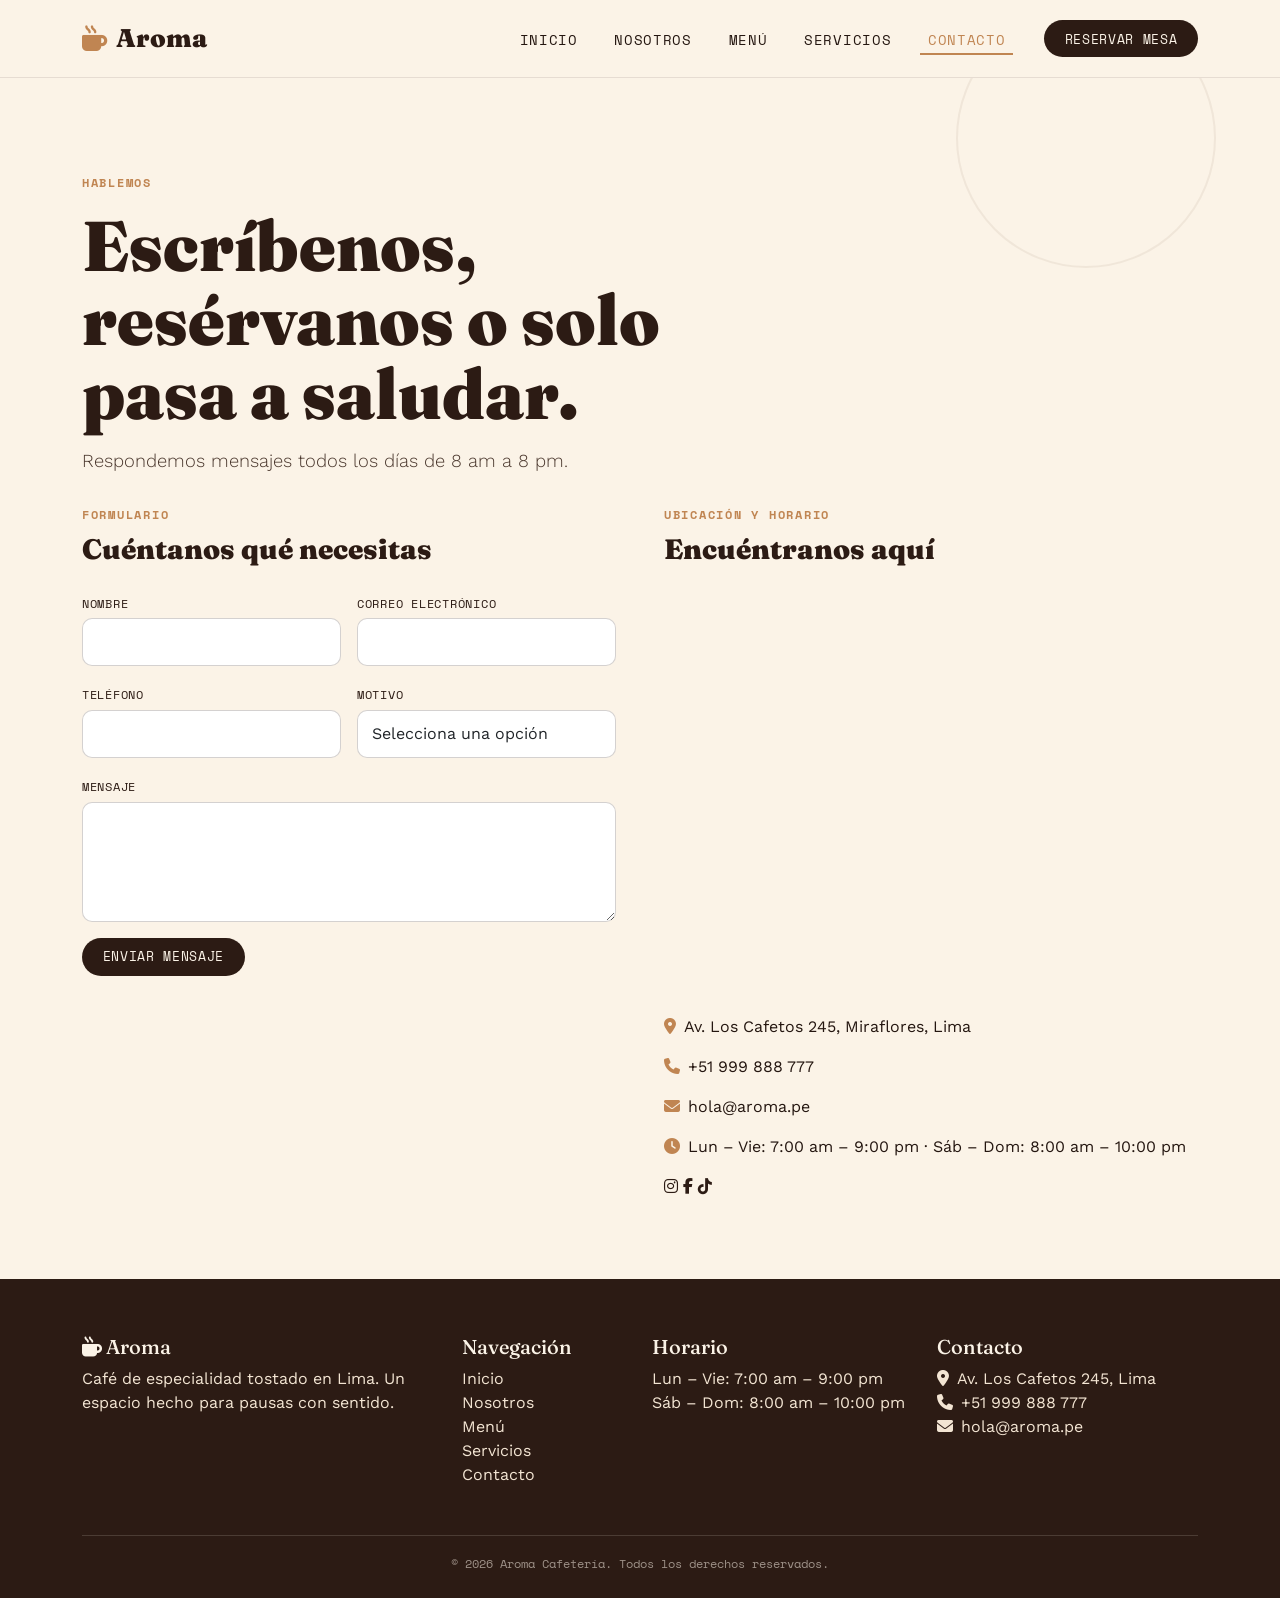
<file: contacto.html>
<!DOCTYPE html>
<html lang="es">
<head>
<meta charset="UTF-8">
<meta name="viewport" content="width=device-width, initial-scale=1.0">
<title>Contacto — Aroma Cafetería</title>
<meta name="description" content="Escríbenos, revisa nuestra ubicación y horarios, o resérvanos una mesa en Aroma.">

<link rel="preconnect" href="https://fonts.googleapis.com">
<link href="https://fonts.googleapis.com/css2?family=Fraunces:opsz,wght@9..144,400;9..144,600;9..144,900&family=Work+Sans:wght@400;500;600;700&family=Space+Mono:wght@400;700&display=swap" rel="stylesheet">

<link href="https://cdn.jsdelivr.net/npm/bootstrap@5.3.3/dist/css/bootstrap.min.css" rel="stylesheet">
<link rel="stylesheet" href="https://cdnjs.cloudflare.com/ajax/libs/font-awesome/6.5.1/css/all.min.css">
<link href="https://cdn.jsdelivr.net/npm/aos@2.3.1/dist/aos.css" rel="stylesheet">

<link rel="stylesheet" href="css/style.css">
</head>
<body>

<nav class="navbar navbar-expand-lg navbar-aroma sticky-top">
  <div class="container">
    <a class="navbar-brand" href="index.html"><i class="fa-solid fa-mug-hot"></i> Aroma</a>
    <button class="navbar-toggler" type="button" data-bs-toggle="collapse" data-bs-target="#navMenu" aria-label="Abrir menú">
      <span class="navbar-toggler-icon"></span>
    </button>
    <div class="collapse navbar-collapse justify-content-end" id="navMenu">
      <ul class="navbar-nav align-items-lg-center gap-lg-2">
        <li class="nav-item"><a class="nav-link" href="index.html">Inicio</a></li>
        <li class="nav-item"><a class="nav-link" href="nosotros.html">Nosotros</a></li>
        <li class="nav-item"><a class="nav-link" href="menu.html">Menú</a></li>
        <li class="nav-item"><a class="nav-link" href="servicios.html">Servicios</a></li>
        <li class="nav-item"><a class="nav-link" href="contacto.html">Contacto</a></li>
        <li class="nav-item ms-lg-3"><a class="btn-aroma" href="contacto.html">Reservar mesa</a></li>
      </ul>
    </div>
  </div>
</nav>

<header class="hero pb-0">
  <div class="coffee-ring" style="width:260px;height:260px;top:-70px;right:5%;"></div>
  <div class="container">
    <div class="row">
      <div class="col-lg-8" data-aos="fade-up">
        <p class="eyebrow mb-3">Hablemos</p>
        <h1 class="mb-3">Escríbenos, resérvanos o solo pasa a saludar.</h1>
        <p class="lead">Respondemos mensajes todos los días de 8 am a 8 pm.</p>
      </div>
    </div>
  </div>
</header>

<section class="pt-3">
  <div class="container">
    <div class="row g-5">
      <div class="col-lg-6" data-aos="fade-right">
        <p class="eyebrow mb-2">Formulario</p>
        <h3 class="mb-4">Cuéntanos qué necesitas</h3>

        <div id="formAlert" class="alert alert-success d-none" role="alert">
          <i class="fa-solid fa-circle-check me-2"></i>¡Gracias! Tu mensaje fue enviado correctamente (formulario de demostración).
        </div>

        <form id="contactForm" class="form-aroma needs-validation" novalidate>
          <div class="row g-3">
            <div class="col-md-6">
              <label for="nombre" class="form-label">Nombre</label>
              <input type="text" class="form-control" id="nombre" required>
              <div class="invalid-feedback">Ingresa tu nombre.</div>
            </div>
            <div class="col-md-6">
              <label for="correo" class="form-label">Correo electrónico</label>
              <input type="email" class="form-control" id="correo" required>
              <div class="invalid-feedback">Ingresa un correo válido.</div>
            </div>
            <div class="col-md-6">
              <label for="telefono" class="form-label">Teléfono</label>
              <input type="tel" class="form-control" id="telefono">
            </div>
            <div class="col-md-6">
              <label for="motivo" class="form-label">Motivo</label>
              <select class="form-select" id="motivo" required>
                <option value="" selected disabled>Selecciona una opción</option>
                <option>Reserva de mesa</option>
                <option>Cotización de evento</option>
                <option>Consulta general</option>
                <option>Trabaja con nosotros</option>
              </select>
              <div class="invalid-feedback">Selecciona un motivo.</div>
            </div>
            <div class="col-12">
              <label for="mensaje" class="form-label">Mensaje</label>
              <textarea class="form-control" id="mensaje" rows="4" required></textarea>
              <div class="invalid-feedback">Cuéntanos brevemente qué necesitas.</div>
            </div>
            <div class="col-12">
              <button type="submit" class="btn-aroma">Enviar mensaje</button>
            </div>
          </div>
        </form>
      </div>

      <div class="col-lg-6" data-aos="fade-left">
        <p class="eyebrow mb-2">Ubicación y horario</p>
        <h3 class="mb-4">Encuéntranos aquí</h3>

        <div class="ratio ratio-4x3 mb-4" style="border-radius:var(--radius);overflow:hidden;">
          <iframe
            src="https://www.google.com/maps?q=Miraflores%20Lima%20Peru&output=embed"
            style="border:0;"
            allowfullscreen=""
            loading="lazy"
            title="Mapa de ubicación de Aroma Cafetería"
            referrerpolicy="no-referrer-when-downgrade">
          </iframe>
        </div>

        <ul class="list-unstyled">
          <li class="mb-3"><i class="fa-solid fa-location-dot me-2" style="color:var(--caramel);"></i>Av. Los Cafetos 245, Miraflores, Lima</li>
          <li class="mb-3"><i class="fa-solid fa-phone me-2" style="color:var(--caramel);"></i>+51 999 888 777</li>
          <li class="mb-3"><i class="fa-solid fa-envelope me-2" style="color:var(--caramel);"></i>hola@aroma.pe</li>
          <li class="mb-3"><i class="fa-solid fa-clock me-2" style="color:var(--caramel);"></i>Lun – Vie: 7:00 am – 9:00 pm · Sáb – Dom: 8:00 am – 10:00 pm</li>
        </ul>

        <div>
          <a href="#" class="social-icon" style="border-color:rgba(44,27,20,.3);color:var(--coffee-dark);" aria-label="Instagram"><i class="fa-brands fa-instagram"></i></a>
          <a href="#" class="social-icon" style="border-color:rgba(44,27,20,.3);color:var(--coffee-dark);" aria-label="Facebook"><i class="fa-brands fa-facebook-f"></i></a>
          <a href="#" class="social-icon" style="border-color:rgba(44,27,20,.3);color:var(--coffee-dark);" aria-label="TikTok"><i class="fa-brands fa-tiktok"></i></a>
        </div>
      </div>
    </div>
  </div>
</section>

<footer class="site-footer">
  <div class="container">
    <div class="row g-4">
      <div class="col-lg-4">
        <h5><i class="fa-solid fa-mug-hot"></i> Aroma</h5>
        <p class="mt-2" style="color:var(--cream-2);">Café de especialidad tostado en Lima. Un espacio hecho para pausas con sentido.</p>
      </div>
      <div class="col-lg-2 col-6">
        <h5>Navegación</h5>
        <ul class="list-unstyled mt-2">
          <li><a href="index.html">Inicio</a></li>
          <li><a href="nosotros.html">Nosotros</a></li>
          <li><a href="menu.html">Menú</a></li>
          <li><a href="servicios.html">Servicios</a></li>
          <li><a href="contacto.html">Contacto</a></li>
        </ul>
      </div>
      <div class="col-lg-3 col-6">
        <h5>Horario</h5>
        <ul class="list-unstyled mt-2" style="color:var(--cream-2);">
          <li>Lun – Vie: 7:00 am – 9:00 pm</li>
          <li>Sáb – Dom: 8:00 am – 10:00 pm</li>
        </ul>
      </div>
      <div class="col-lg-3">
        <h5>Contacto</h5>
        <ul class="list-unstyled mt-2" style="color:var(--cream-2);">
          <li><i class="fa-solid fa-location-dot me-2"></i>Av. Los Cafetos 245, Lima</li>
          <li><i class="fa-solid fa-phone me-2"></i>+51 999 888 777</li>
          <li><i class="fa-solid fa-envelope me-2"></i>hola@aroma.pe</li>
        </ul>
      </div>
    </div>
    <div class="fine-print text-center">© 2026 Aroma Cafetería. Todos los derechos reservados.</div>
  </div>
</footer>

<script src="https://cdn.jsdelivr.net/npm/bootstrap@5.3.3/dist/js/bootstrap.bundle.min.js"></script>
<script src="https://cdn.jsdelivr.net/npm/aos@2.3.1/dist/aos.js"></script>
<script src="js/script.js"></script>
</body>
</html>
</file>
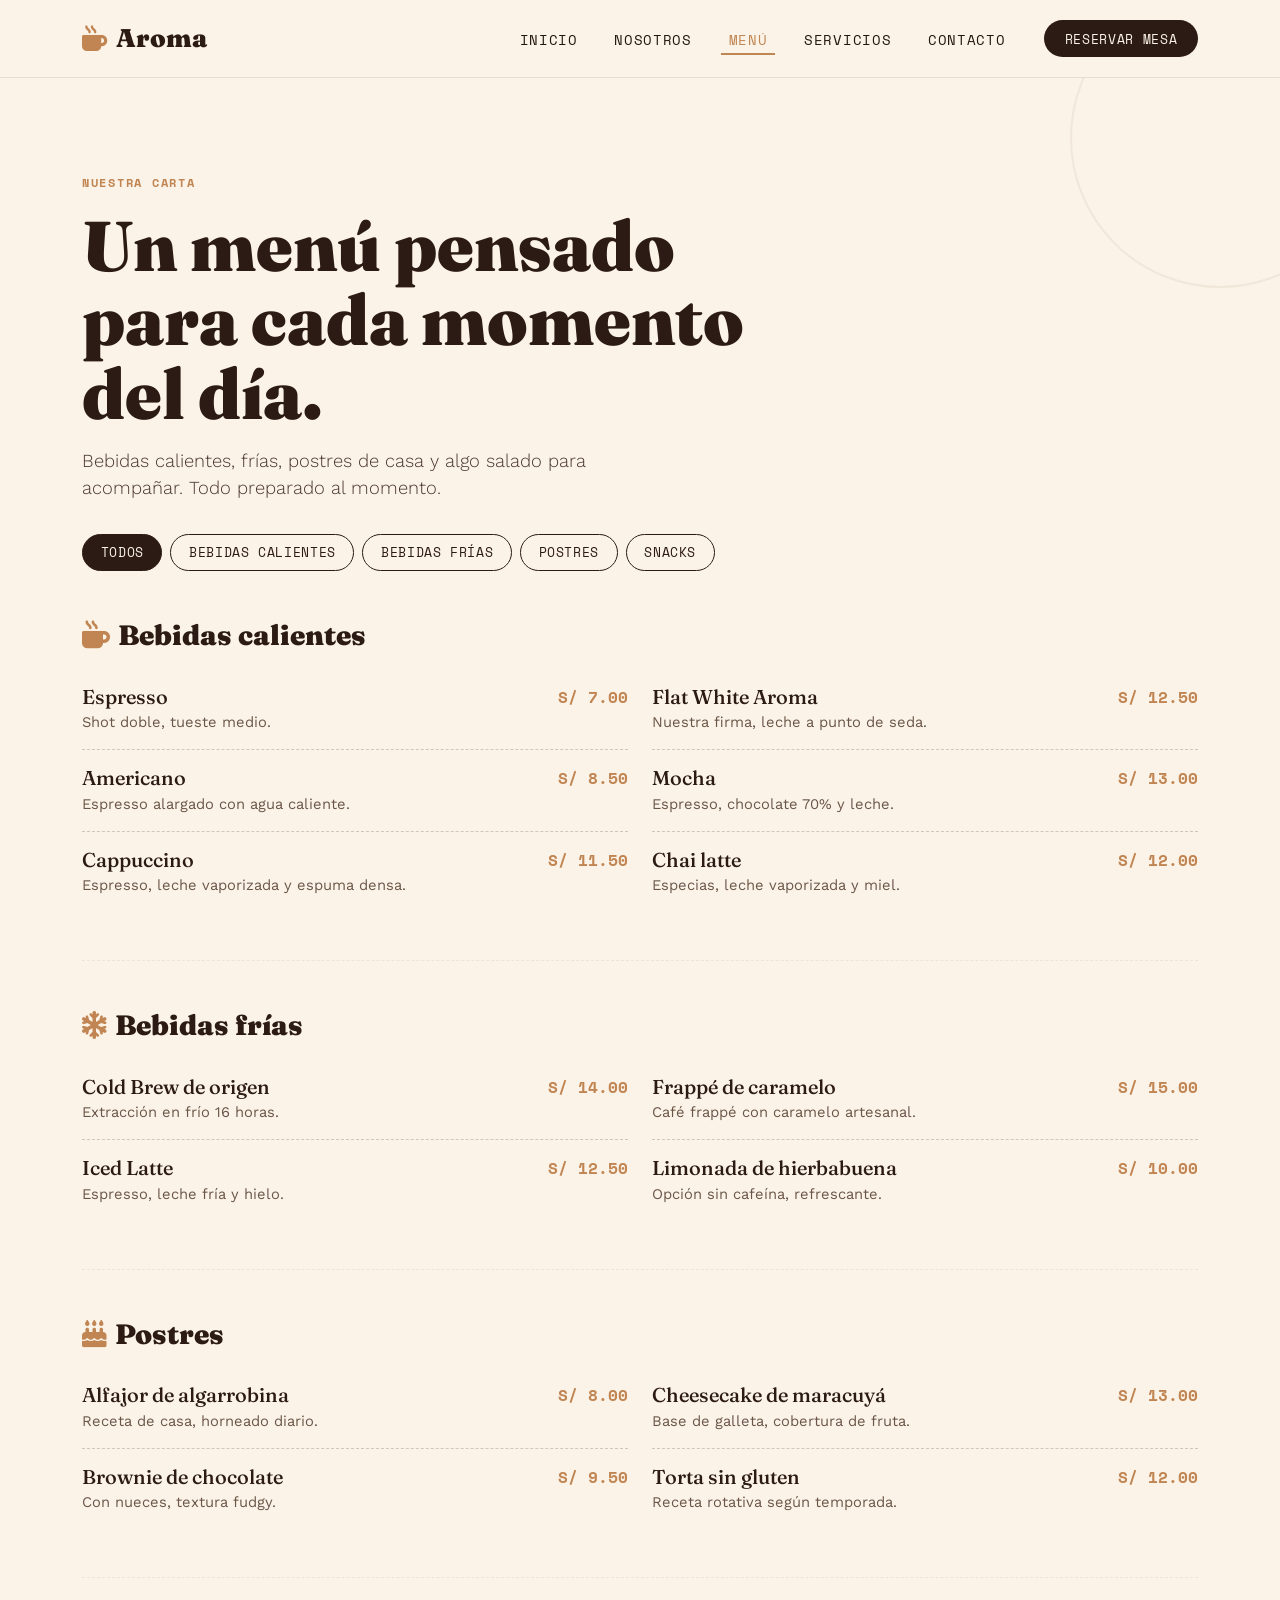
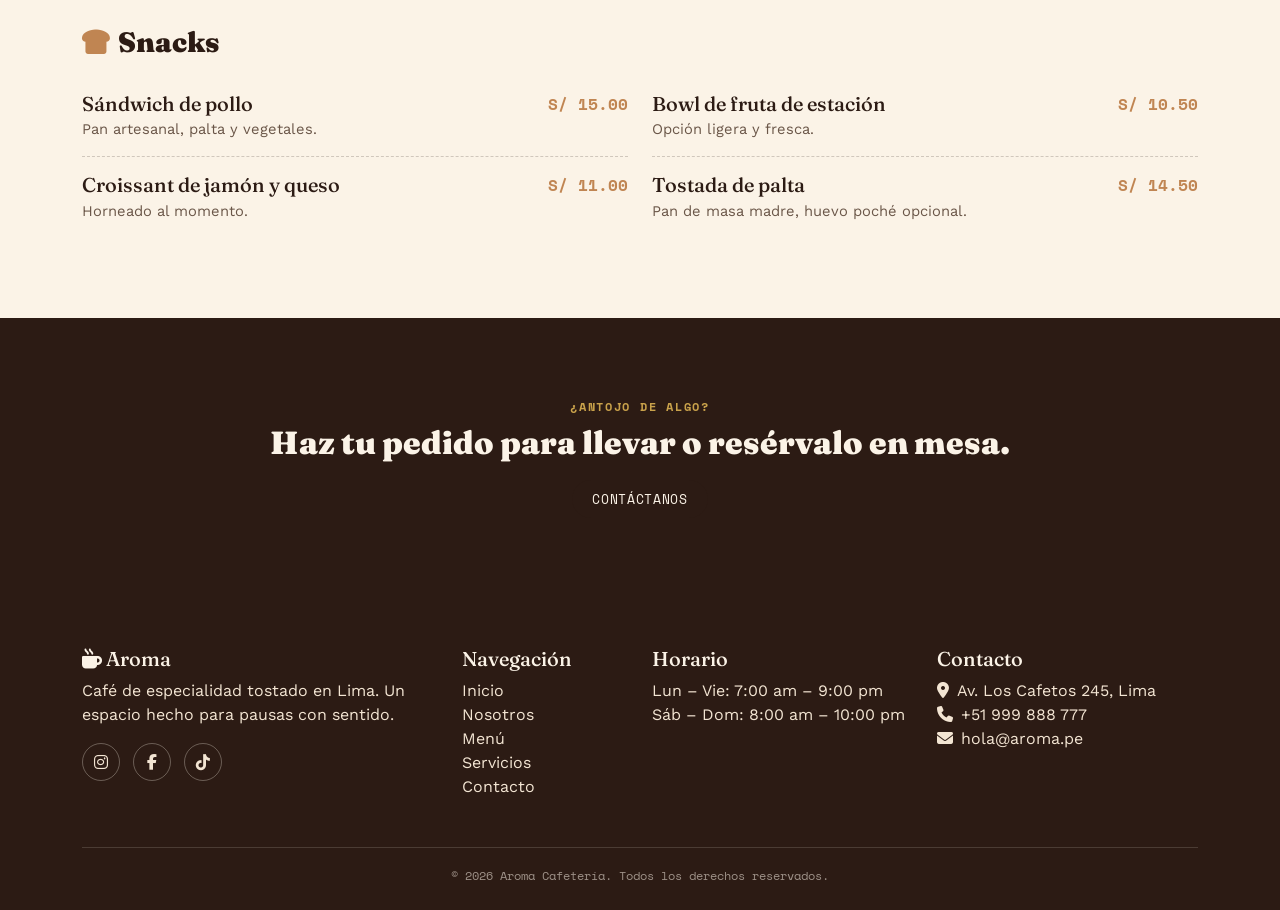
<file: menu.html>
<!DOCTYPE html>
<html lang="es">
<head>
<meta charset="UTF-8">
<meta name="viewport" content="width=device-width, initial-scale=1.0">
<title>Menú — Aroma Cafetería</title>
<meta name="description" content="Carta completa de Aroma: bebidas calientes, bebidas frías, postres y snacks.">

<link rel="preconnect" href="https://fonts.googleapis.com">
<link href="https://fonts.googleapis.com/css2?family=Fraunces:opsz,wght@9..144,400;9..144,600;9..144,900&family=Work+Sans:wght@400;500;600;700&family=Space+Mono:wght@400;700&display=swap" rel="stylesheet">

<link href="https://cdn.jsdelivr.net/npm/bootstrap@5.3.3/dist/css/bootstrap.min.css" rel="stylesheet">
<link rel="stylesheet" href="https://cdnjs.cloudflare.com/ajax/libs/font-awesome/6.5.1/css/all.min.css">
<link href="https://cdn.jsdelivr.net/npm/aos@2.3.1/dist/aos.css" rel="stylesheet">

<link rel="stylesheet" href="css/style.css">
</head>
<body>

<nav class="navbar navbar-expand-lg navbar-aroma sticky-top">
  <div class="container">
    <a class="navbar-brand" href="index.html"><i class="fa-solid fa-mug-hot"></i> Aroma</a>
    <button class="navbar-toggler" type="button" data-bs-toggle="collapse" data-bs-target="#navMenu" aria-label="Abrir menú">
      <span class="navbar-toggler-icon"></span>
    </button>
    <div class="collapse navbar-collapse justify-content-end" id="navMenu">
      <ul class="navbar-nav align-items-lg-center gap-lg-2">
        <li class="nav-item"><a class="nav-link" href="index.html">Inicio</a></li>
        <li class="nav-item"><a class="nav-link" href="nosotros.html">Nosotros</a></li>
        <li class="nav-item"><a class="nav-link" href="menu.html">Menú</a></li>
        <li class="nav-item"><a class="nav-link" href="servicios.html">Servicios</a></li>
        <li class="nav-item"><a class="nav-link" href="contacto.html">Contacto</a></li>
        <li class="nav-item ms-lg-3"><a class="btn-aroma" href="contacto.html">Reservar mesa</a></li>
      </ul>
    </div>
  </div>
</nav>

<header class="hero pb-0">
  <div class="coffee-ring" style="width:300px;height:300px;top:-90px;right:-90px;"></div>
  <div class="container">
    <div class="row">
      <div class="col-lg-8" data-aos="fade-up">
        <p class="eyebrow mb-3">Nuestra carta</p>
        <h1 class="mb-3">Un menú pensado para cada momento del día.</h1>
        <p class="lead">Bebidas calientes, frías, postres de casa y algo salado para acompañar. Todo preparado al momento.</p>
      </div>
    </div>
  </div>
</header>

<section class="pt-3">
  <div class="container">
    <div class="d-flex flex-wrap gap-2 mb-5" data-aos="fade-up">
      <button class="menu-cat-btn active" data-filter="todos">Todos</button>
      <button class="menu-cat-btn" data-filter="calientes">Bebidas calientes</button>
      <button class="menu-cat-btn" data-filter="frias">Bebidas frías</button>
      <button class="menu-cat-btn" data-filter="postres">Postres</button>
      <button class="menu-cat-btn" data-filter="snacks">Snacks</button>
    </div>

    <!-- Bebidas calientes -->
    <div data-category="calientes" data-aos="fade-up">
      <h3 class="mb-3"><i class="fa-solid fa-mug-hot me-2" style="color:var(--caramel);"></i>Bebidas calientes</h3>
      <div class="row">
        <div class="col-lg-6">
          <div class="menu-item">
            <div><h5>Espresso</h5><p>Shot doble, tueste medio.</p></div>
            <span class="price">S/ 7.00</span>
          </div>
          <div class="menu-item">
            <div><h5>Americano</h5><p>Espresso alargado con agua caliente.</p></div>
            <span class="price">S/ 8.50</span>
          </div>
          <div class="menu-item">
            <div><h5>Cappuccino</h5><p>Espresso, leche vaporizada y espuma densa.</p></div>
            <span class="price">S/ 11.50</span>
          </div>
        </div>
        <div class="col-lg-6">
          <div class="menu-item">
            <div><h5>Flat White Aroma</h5><p>Nuestra firma, leche a punto de seda.</p></div>
            <span class="price">S/ 12.50</span>
          </div>
          <div class="menu-item">
            <div><h5>Mocha</h5><p>Espresso, chocolate 70% y leche.</p></div>
            <span class="price">S/ 13.00</span>
          </div>
          <div class="menu-item">
            <div><h5>Chai latte</h5><p>Especias, leche vaporizada y miel.</p></div>
            <span class="price">S/ 12.00</span>
          </div>
        </div>
      </div>
    </div>

    <hr class="my-5" style="border-top:1px dashed rgba(44,27,20,.25);">

    <!-- Bebidas frías -->
    <div data-category="frias" data-aos="fade-up">
      <h3 class="mb-3"><i class="fa-solid fa-snowflake me-2" style="color:var(--caramel);"></i>Bebidas frías</h3>
      <div class="row">
        <div class="col-lg-6">
          <div class="menu-item">
            <div><h5>Cold Brew de origen</h5><p>Extracción en frío 16 horas.</p></div>
            <span class="price">S/ 14.00</span>
          </div>
          <div class="menu-item">
            <div><h5>Iced Latte</h5><p>Espresso, leche fría y hielo.</p></div>
            <span class="price">S/ 12.50</span>
          </div>
        </div>
        <div class="col-lg-6">
          <div class="menu-item">
            <div><h5>Frappé de caramelo</h5><p>Café frappé con caramelo artesanal.</p></div>
            <span class="price">S/ 15.00</span>
          </div>
          <div class="menu-item">
            <div><h5>Limonada de hierbabuena</h5><p>Opción sin cafeína, refrescante.</p></div>
            <span class="price">S/ 10.00</span>
          </div>
        </div>
      </div>
    </div>

    <hr class="my-5" style="border-top:1px dashed rgba(44,27,20,.25);">

    <!-- Postres -->
    <div data-category="postres" data-aos="fade-up">
      <h3 class="mb-3"><i class="fa-solid fa-cake-candles me-2" style="color:var(--caramel);"></i>Postres</h3>
      <div class="row">
        <div class="col-lg-6">
          <div class="menu-item">
            <div><h5>Alfajor de algarrobina</h5><p>Receta de casa, horneado diario.</p></div>
            <span class="price">S/ 8.00</span>
          </div>
          <div class="menu-item">
            <div><h5>Brownie de chocolate</h5><p>Con nueces, textura fudgy.</p></div>
            <span class="price">S/ 9.50</span>
          </div>
        </div>
        <div class="col-lg-6">
          <div class="menu-item">
            <div><h5>Cheesecake de maracuyá</h5><p>Base de galleta, cobertura de fruta.</p></div>
            <span class="price">S/ 13.00</span>
          </div>
          <div class="menu-item">
            <div><h5>Torta sin gluten</h5><p>Receta rotativa según temporada.</p></div>
            <span class="price">S/ 12.00</span>
          </div>
        </div>
      </div>
    </div>

    <hr class="my-5" style="border-top:1px dashed rgba(44,27,20,.25);">

    <!-- Snacks -->
    <div data-category="snacks" data-aos="fade-up">
      <h3 class="mb-3"><i class="fa-solid fa-bread-slice me-2" style="color:var(--caramel);"></i>Snacks</h3>
      <div class="row">
        <div class="col-lg-6">
          <div class="menu-item">
            <div><h5>Sándwich de pollo</h5><p>Pan artesanal, palta y vegetales.</p></div>
            <span class="price">S/ 15.00</span>
          </div>
          <div class="menu-item">
            <div><h5>Croissant de jamón y queso</h5><p>Horneado al momento.</p></div>
            <span class="price">S/ 11.00</span>
          </div>
        </div>
        <div class="col-lg-6">
          <div class="menu-item">
            <div><h5>Bowl de fruta de estación</h5><p>Opción ligera y fresca.</p></div>
            <span class="price">S/ 10.50</span>
          </div>
          <div class="menu-item">
            <div><h5>Tostada de palta</h5><p>Pan de masa madre, huevo poché opcional.</p></div>
            <span class="price">S/ 14.50</span>
          </div>
        </div>
      </div>
    </div>
  </div>
</section>

<section class="bg-dark-coffee text-center">
  <div class="container" data-aos="zoom-in">
    <p class="eyebrow mb-2" style="color:var(--gold);">¿Antojo de algo?</p>
    <h2 class="mb-4">Haz tu pedido para llevar o resérvalo en mesa.</h2>
    <a href="contacto.html" class="btn-aroma">Contáctanos</a>
  </div>
</section>

<footer class="site-footer">
  <div class="container">
    <div class="row g-4">
      <div class="col-lg-4">
        <h5><i class="fa-solid fa-mug-hot"></i> Aroma</h5>
        <p class="mt-2" style="color:var(--cream-2);">Café de especialidad tostado en Lima. Un espacio hecho para pausas con sentido.</p>
        <div class="mt-3">
          <a href="#" class="social-icon" aria-label="Instagram"><i class="fa-brands fa-instagram"></i></a>
          <a href="#" class="social-icon" aria-label="Facebook"><i class="fa-brands fa-facebook-f"></i></a>
          <a href="#" class="social-icon" aria-label="TikTok"><i class="fa-brands fa-tiktok"></i></a>
        </div>
      </div>
      <div class="col-lg-2 col-6">
        <h5>Navegación</h5>
        <ul class="list-unstyled mt-2">
          <li><a href="index.html">Inicio</a></li>
          <li><a href="nosotros.html">Nosotros</a></li>
          <li><a href="menu.html">Menú</a></li>
          <li><a href="servicios.html">Servicios</a></li>
          <li><a href="contacto.html">Contacto</a></li>
        </ul>
      </div>
      <div class="col-lg-3 col-6">
        <h5>Horario</h5>
        <ul class="list-unstyled mt-2" style="color:var(--cream-2);">
          <li>Lun – Vie: 7:00 am – 9:00 pm</li>
          <li>Sáb – Dom: 8:00 am – 10:00 pm</li>
        </ul>
      </div>
      <div class="col-lg-3">
        <h5>Contacto</h5>
        <ul class="list-unstyled mt-2" style="color:var(--cream-2);">
          <li><i class="fa-solid fa-location-dot me-2"></i>Av. Los Cafetos 245, Lima</li>
          <li><i class="fa-solid fa-phone me-2"></i>+51 999 888 777</li>
          <li><i class="fa-solid fa-envelope me-2"></i>hola@aroma.pe</li>
        </ul>
      </div>
    </div>
    <div class="fine-print text-center">© 2026 Aroma Cafetería. Todos los derechos reservados.</div>
  </div>
</footer>

<script src="https://cdn.jsdelivr.net/npm/bootstrap@5.3.3/dist/js/bootstrap.bundle.min.js"></script>
<script src="https://cdn.jsdelivr.net/npm/aos@2.3.1/dist/aos.js"></script>
<script src="js/script.js"></script>
</body>
</html>
</file>
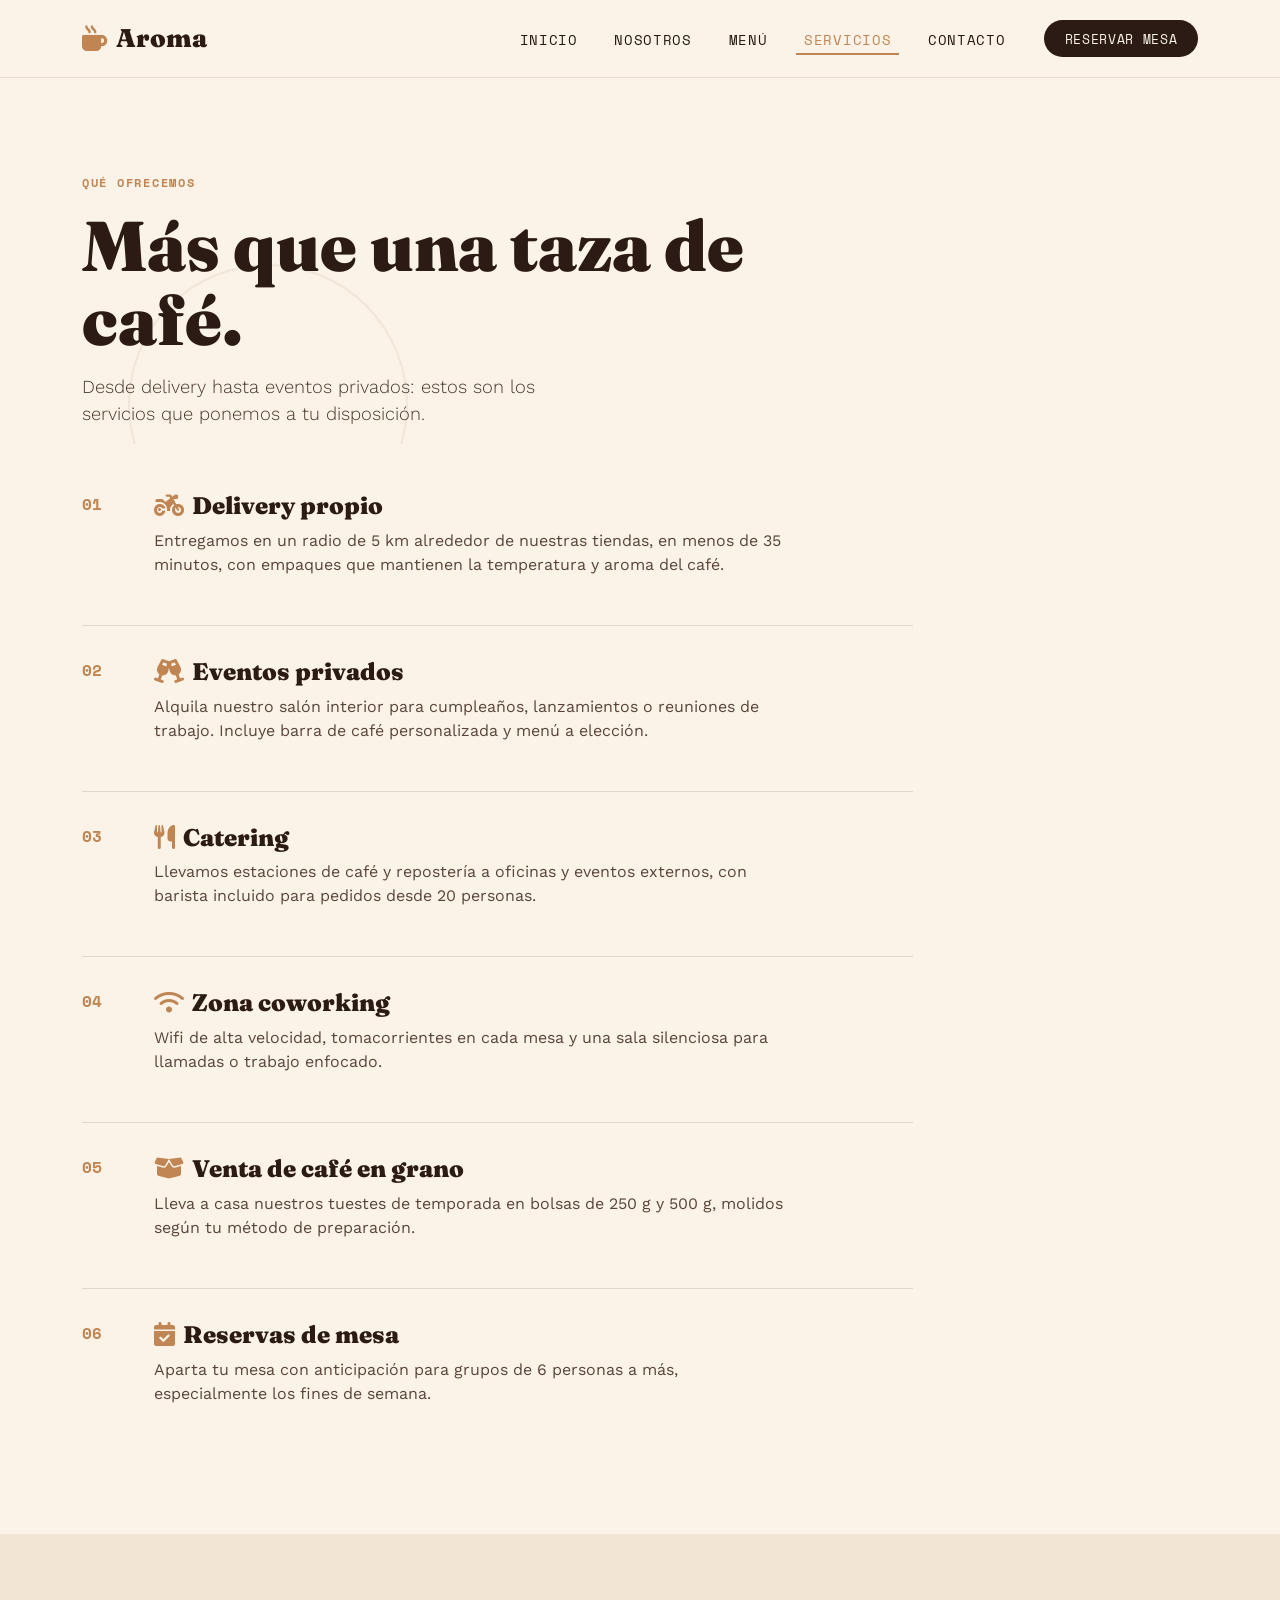
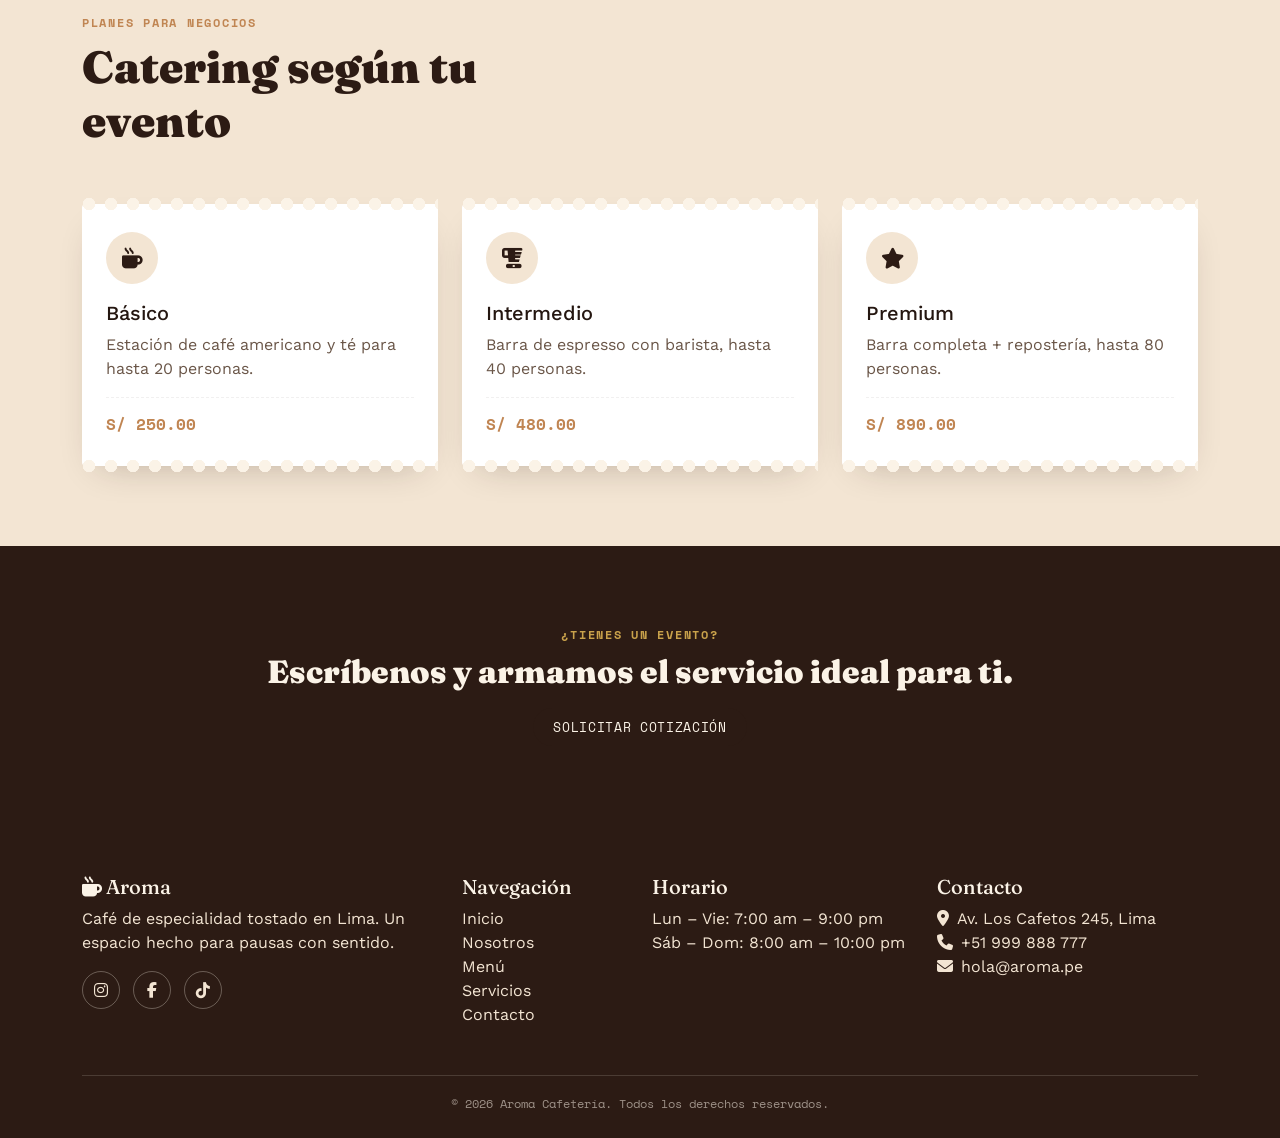
<file: servicios.html>
<!DOCTYPE html>
<html lang="es">
<head>
<meta charset="UTF-8">
<meta name="viewport" content="width=device-width, initial-scale=1.0">
<title>Servicios — Aroma Cafetería</title>
<meta name="description" content="Conoce los servicios de Aroma: delivery, eventos privados, catering, coworking y venta de café en grano.">

<link rel="preconnect" href="https://fonts.googleapis.com">
<link href="https://fonts.googleapis.com/css2?family=Fraunces:opsz,wght@9..144,400;9..144,600;9..144,900&family=Work+Sans:wght@400;500;600;700&family=Space+Mono:wght@400;700&display=swap" rel="stylesheet">

<link href="https://cdn.jsdelivr.net/npm/bootstrap@5.3.3/dist/css/bootstrap.min.css" rel="stylesheet">
<link rel="stylesheet" href="https://cdnjs.cloudflare.com/ajax/libs/font-awesome/6.5.1/css/all.min.css">
<link href="https://cdn.jsdelivr.net/npm/aos@2.3.1/dist/aos.css" rel="stylesheet">

<link rel="stylesheet" href="css/style.css">
</head>
<body>

<nav class="navbar navbar-expand-lg navbar-aroma sticky-top">
  <div class="container">
    <a class="navbar-brand" href="index.html"><i class="fa-solid fa-mug-hot"></i> Aroma</a>
    <button class="navbar-toggler" type="button" data-bs-toggle="collapse" data-bs-target="#navMenu" aria-label="Abrir menú">
      <span class="navbar-toggler-icon"></span>
    </button>
    <div class="collapse navbar-collapse justify-content-end" id="navMenu">
      <ul class="navbar-nav align-items-lg-center gap-lg-2">
        <li class="nav-item"><a class="nav-link" href="index.html">Inicio</a></li>
        <li class="nav-item"><a class="nav-link" href="nosotros.html">Nosotros</a></li>
        <li class="nav-item"><a class="nav-link" href="menu.html">Menú</a></li>
        <li class="nav-item"><a class="nav-link" href="servicios.html">Servicios</a></li>
        <li class="nav-item"><a class="nav-link" href="contacto.html">Contacto</a></li>
        <li class="nav-item ms-lg-3"><a class="btn-aroma" href="contacto.html">Reservar mesa</a></li>
      </ul>
    </div>
  </div>
</nav>

<header class="hero pb-0">
  <div class="coffee-ring" style="width:280px;height:280px;bottom:-100px;left:10%;"></div>
  <div class="container">
    <div class="row">
      <div class="col-lg-8" data-aos="fade-up">
        <p class="eyebrow mb-3">Qué ofrecemos</p>
        <h1 class="mb-3">Más que una taza de café.</h1>
        <p class="lead">Desde delivery hasta eventos privados: estos son los servicios que ponemos a tu disposición.</p>
      </div>
    </div>
  </div>
</header>

<section class="pt-3">
  <div class="container">
    <div class="row">
      <div class="col-lg-9" data-aos="fade-up">

        <div class="service-row">
          <span class="service-num">01</span>
          <div>
            <h4><i class="fa-solid fa-motorcycle me-2" style="color:var(--caramel);"></i>Delivery propio</h4>
            <p style="color:#5a453a;max-width:640px;">Entregamos en un radio de 5 km alrededor de nuestras tiendas, en menos de 35 minutos, con empaques que mantienen la temperatura y aroma del café.</p>
          </div>
        </div>

        <div class="service-row">
          <span class="service-num">02</span>
          <div>
            <h4><i class="fa-solid fa-champagne-glasses me-2" style="color:var(--caramel);"></i>Eventos privados</h4>
            <p style="color:#5a453a;max-width:640px;">Alquila nuestro salón interior para cumpleaños, lanzamientos o reuniones de trabajo. Incluye barra de café personalizada y menú a elección.</p>
          </div>
        </div>

        <div class="service-row">
          <span class="service-num">03</span>
          <div>
            <h4><i class="fa-solid fa-utensils me-2" style="color:var(--caramel);"></i>Catering</h4>
            <p style="color:#5a453a;max-width:640px;">Llevamos estaciones de café y repostería a oficinas y eventos externos, con barista incluido para pedidos desde 20 personas.</p>
          </div>
        </div>

        <div class="service-row">
          <span class="service-num">04</span>
          <div>
            <h4><i class="fa-solid fa-wifi me-2" style="color:var(--caramel);"></i>Zona coworking</h4>
            <p style="color:#5a453a;max-width:640px;">Wifi de alta velocidad, tomacorrientes en cada mesa y una sala silenciosa para llamadas o trabajo enfocado.</p>
          </div>
        </div>

        <div class="service-row">
          <span class="service-num">05</span>
          <div>
            <h4><i class="fa-solid fa-box-open me-2" style="color:var(--caramel);"></i>Venta de café en grano</h4>
            <p style="color:#5a453a;max-width:640px;">Lleva a casa nuestros tuestes de temporada en bolsas de 250 g y 500 g, molidos según tu método de preparación.</p>
          </div>
        </div>

        <div class="service-row">
          <span class="service-num">06</span>
          <div>
            <h4><i class="fa-solid fa-calendar-check me-2" style="color:var(--caramel);"></i>Reservas de mesa</h4>
            <p style="color:#5a453a;max-width:640px;">Aparta tu mesa con anticipación para grupos de 6 personas a más, especialmente los fines de semana.</p>
          </div>
        </div>

      </div>
    </div>
  </div>
</section>

<section class="bg-cream-2">
  <div class="container">
    <div class="row mb-5">
      <div class="col-lg-6" data-aos="fade-up">
        <p class="eyebrow mb-2">Planes para negocios</p>
        <h2 class="section-title">Catering según tu evento</h2>
      </div>
    </div>
    <div class="row g-4">
      <div class="col-md-4" data-aos="fade-up" data-aos-delay="0">
        <div class="ticket">
          <div class="ticket-icon"><i class="fa-solid fa-mug-hot"></i></div>
          <h5>Básico</h5>
          <p style="color:#6a5648;">Estación de café americano y té para hasta 20 personas.</p>
          <hr class="ticket-divider">
          <span class="price">S/ 250.00</span>
        </div>
      </div>
      <div class="col-md-4" data-aos="fade-up" data-aos-delay="100">
        <div class="ticket">
          <div class="ticket-icon"><i class="fa-solid fa-blender"></i></div>
          <h5>Intermedio</h5>
          <p style="color:#6a5648;">Barra de espresso con barista, hasta 40 personas.</p>
          <hr class="ticket-divider">
          <span class="price">S/ 480.00</span>
        </div>
      </div>
      <div class="col-md-4" data-aos="fade-up" data-aos-delay="200">
        <div class="ticket">
          <div class="ticket-icon"><i class="fa-solid fa-star"></i></div>
          <h5>Premium</h5>
          <p style="color:#6a5648;">Barra completa + repostería, hasta 80 personas.</p>
          <hr class="ticket-divider">
          <span class="price">S/ 890.00</span>
        </div>
      </div>
    </div>
  </div>
</section>

<section class="bg-dark-coffee text-center">
  <div class="container" data-aos="zoom-in">
    <p class="eyebrow mb-2" style="color:var(--gold);">¿Tienes un evento?</p>
    <h2 class="mb-4">Escríbenos y armamos el servicio ideal para ti.</h2>
    <a href="contacto.html" class="btn-aroma">Solicitar cotización</a>
  </div>
</section>

<footer class="site-footer">
  <div class="container">
    <div class="row g-4">
      <div class="col-lg-4">
        <h5><i class="fa-solid fa-mug-hot"></i> Aroma</h5>
        <p class="mt-2" style="color:var(--cream-2);">Café de especialidad tostado en Lima. Un espacio hecho para pausas con sentido.</p>
        <div class="mt-3">
          <a href="#" class="social-icon" aria-label="Instagram"><i class="fa-brands fa-instagram"></i></a>
          <a href="#" class="social-icon" aria-label="Facebook"><i class="fa-brands fa-facebook-f"></i></a>
          <a href="#" class="social-icon" aria-label="TikTok"><i class="fa-brands fa-tiktok"></i></a>
        </div>
      </div>
      <div class="col-lg-2 col-6">
        <h5>Navegación</h5>
        <ul class="list-unstyled mt-2">
          <li><a href="index.html">Inicio</a></li>
          <li><a href="nosotros.html">Nosotros</a></li>
          <li><a href="menu.html">Menú</a></li>
          <li><a href="servicios.html">Servicios</a></li>
          <li><a href="contacto.html">Contacto</a></li>
        </ul>
      </div>
      <div class="col-lg-3 col-6">
        <h5>Horario</h5>
        <ul class="list-unstyled mt-2" style="color:var(--cream-2);">
          <li>Lun – Vie: 7:00 am – 9:00 pm</li>
          <li>Sáb – Dom: 8:00 am – 10:00 pm</li>
        </ul>
      </div>
      <div class="col-lg-3">
        <h5>Contacto</h5>
        <ul class="list-unstyled mt-2" style="color:var(--cream-2);">
          <li><i class="fa-solid fa-location-dot me-2"></i>Av. Los Cafetos 245, Lima</li>
          <li><i class="fa-solid fa-phone me-2"></i>+51 999 888 777</li>
          <li><i class="fa-solid fa-envelope me-2"></i>hola@aroma.pe</li>
        </ul>
      </div>
    </div>
    <div class="fine-print text-center">© 2026 Aroma Cafetería. Todos los derechos reservados.</div>
  </div>
</footer>

<script src="https://cdn.jsdelivr.net/npm/bootstrap@5.3.3/dist/js/bootstrap.bundle.min.js"></script>
<script src="https://cdn.jsdelivr.net/npm/aos@2.3.1/dist/aos.js"></script>
<script src="js/script.js"></script>
</body>
</html>
</file>
<file: css/style.css>
/* =========================================================
   AROMA — Cafetería de especialidad
   Hoja de estilos principal
   ========================================================= */

:root{
  --coffee-dark:#2c1b14;
  --coffee:#6f4e37;
  --caramel:#c08552;
  --cream:#fbf3e7;
  --cream-2:#f3e5d3;
  --sage:#6b7f5e;
  --gold:#c9a24b;
  --ink:#241610;

  --font-display:'Fraunces', serif;
  --font-body:'Work Sans', sans-serif;
  --font-mono:'Space Mono', monospace;

  --radius: 18px;
}

*{ box-sizing:border-box; }

html{ scroll-behavior:smooth; }

body{
  font-family:var(--font-body);
  background:var(--cream);
  color:var(--ink);
  overflow-x:hidden;
}

h1,h2,h3,h4,.display{
  font-family:var(--font-display);
  color:var(--coffee-dark);
  font-weight:900;
}

.eyebrow{
  font-family:var(--font-mono);
  letter-spacing:.14em;
  text-transform:uppercase;
  font-size:.78rem;
  color:var(--caramel);
  font-weight:700;
}

a{ text-decoration:none; }

/* ---------- Textura de fondo: manchas de café ---------- */
.coffee-ring{
  position:absolute;
  border-radius:50%;
  border:2px solid var(--coffee);
  opacity:.08;
  pointer-events:none;
}

/* ---------- Navbar ---------- */
.navbar-aroma{
  background:var(--cream);
  border-bottom:1px solid rgba(44,27,20,.1);
  padding:.9rem 0;
}
.navbar-aroma .navbar-brand{
  font-family:var(--font-display);
  font-weight:900;
  font-size:1.6rem;
  color:var(--coffee-dark)!important;
  display:flex;
  align-items:center;
  gap:.5rem;
}
.navbar-aroma .navbar-brand i{ color:var(--caramel); }
.navbar-aroma .nav-link{
  font-family:var(--font-mono);
  font-size:.85rem;
  letter-spacing:.05em;
  text-transform:uppercase;
  color:var(--ink)!important;
  margin:0 .4rem;
  position:relative;
  padding-bottom:4px;
}
.navbar-aroma .nav-link.active,
.navbar-aroma .nav-link:hover{ color:var(--caramel)!important; }
.navbar-aroma .nav-link.active::after{
  content:"";
  position:absolute;
  left:0; bottom:0;
  width:100%; height:2px;
  background:var(--caramel);
}
.btn-aroma{
  background:var(--coffee-dark);
  color:var(--cream)!important;
  font-family:var(--font-mono);
  font-size:.82rem;
  letter-spacing:.05em;
  text-transform:uppercase;
  padding:.55rem 1.3rem;
  border-radius:50px;
  border:none;
  transition:.25s ease;
}
.btn-aroma:hover{ background:var(--caramel); color:var(--coffee-dark)!important; }
.btn-outline-aroma{
  border:1.5px solid var(--coffee-dark);
  color:var(--coffee-dark);
  font-family:var(--font-mono);
  font-size:.82rem;
  letter-spacing:.05em;
  text-transform:uppercase;
  padding:.5rem 1.25rem;
  border-radius:50px;
  transition:.25s ease;
  background:transparent;
}
.btn-outline-aroma:hover{ background:var(--coffee-dark); color:var(--cream); }

/* ---------- Hero ---------- */
.hero{
  position:relative;
  padding:6rem 0 5rem;
  overflow:hidden;
}
.hero h1{
  font-size:clamp(2.6rem,6vw,4.4rem);
  line-height:1.05;
}
.hero .lead{
  font-size:1.15rem;
  color:#4a372d;
  max-width:520px;
}
.hero-img-wrap{
  position:relative;
}
.hero-img-wrap img{
  border-radius:var(--radius);
  width:100%;
  object-fit:cover;
  aspect-ratio:4/5;
  box-shadow:0 30px 60px -20px rgba(44,27,20,.35);
}
.hero-stamp{
  position:absolute;
  bottom:-28px;
  left:-28px;
  width:120px; height:120px;
  background:var(--cream);
  border:2px dashed var(--caramel);
  border-radius:50%;
  display:flex;
  align-items:center;
  justify-content:center;
  text-align:center;
  font-family:var(--font-mono);
  font-size:.65rem;
  letter-spacing:.08em;
  text-transform:uppercase;
  color:var(--coffee-dark);
  padding:10px;
  transform:rotate(-8deg);
  box-shadow:0 10px 25px -10px rgba(44,27,20,.4);
}

/* ---------- Secciones genéricas ---------- */
section{ padding:5rem 0; position:relative; }
.section-title{ font-size:clamp(2rem,4vw,2.8rem); margin-bottom:.5rem; }
.section-sub{ color:#5a453a; max-width:560px; }

.bg-dark-coffee{ background:var(--coffee-dark); color:var(--cream-2); }
.bg-dark-coffee h1,.bg-dark-coffee h2,.bg-dark-coffee h3{ color:var(--cream); }
.bg-cream-2{ background:var(--cream-2); }
.bg-sage{ background:var(--sage); color:#fff; }

/* ---------- Ticket / recibo (elemento firma) ---------- */
.ticket{
  background:#fff;
  border-radius:4px;
  padding:1.8rem 1.5rem;
  position:relative;
  box-shadow:0 15px 35px -18px rgba(44,27,20,.3);
  height:100%;
}
.ticket::before,
.ticket::after{
  content:"";
  position:absolute;
  left:0; right:0;
  height:14px;
  background-image: radial-gradient(circle, var(--cream) 6px, transparent 6.5px);
  background-size: 22px 22px;
  background-position: -4px center;
  background-repeat: repeat-x;
}
.ticket::before{ top:-7px; }
.ticket::after{ bottom:-7px; }
.ticket .ticket-icon{
  width:52px; height:52px;
  border-radius:50%;
  background:var(--cream-2);
  color:var(--coffee-dark);
  display:flex; align-items:center; justify-content:center;
  font-size:1.3rem;
  margin-bottom:1rem;
}
.ticket .price{
  font-family:var(--font-mono);
  font-weight:700;
  color:var(--caramel);
}
.ticket-divider{
  border:none;
  border-top:1px dashed rgba(44,27,20,.25);
  margin:.9rem 0;
}

/* ---------- Cards de menú ---------- */
.menu-item{
  display:flex;
  justify-content:space-between;
  gap:1rem;
  padding:1rem 0;
  border-bottom:1px dashed rgba(44,27,20,.2);
}
.menu-item:last-child{ border-bottom:none; }
.menu-item h5{ font-family:var(--font-display); color:var(--coffee-dark); margin-bottom:.15rem; }
.menu-item p{ color:#6a5648; font-size:.92rem; margin-bottom:0; }
.menu-item .price{
  font-family:var(--font-mono);
  font-weight:700;
  color:var(--caramel);
  white-space:nowrap;
}
.menu-cat-btn{
  font-family:var(--font-mono);
  font-size:.8rem;
  text-transform:uppercase;
  letter-spacing:.05em;
  border:1.5px solid var(--coffee-dark);
  color:var(--coffee-dark);
  background:transparent;
  border-radius:50px;
  padding:.5rem 1.1rem;
  transition:.2s;
}
.menu-cat-btn.active,.menu-cat-btn:hover{
  background:var(--coffee-dark);
  color:var(--cream);
}

/* ---------- Equipo / Nosotros ---------- */
.team-card img{
  border-radius:var(--radius);
  aspect-ratio:1/1;
  object-fit:cover;
  width:100%;
  margin-bottom:1rem;
}
.timeline{ position:relative; padding-left:2rem; border-left:2px dashed var(--caramel); }
.timeline-item{ position:relative; padding-bottom:2.2rem; }
.timeline-item:last-child{ padding-bottom:0; }
.timeline-item::before{
  content:"";
  position:absolute;
  left:-2.55rem;
  top:.15rem;
  width:14px; height:14px;
  border-radius:50%;
  background:var(--caramel);
  border:3px solid var(--cream);
}
.timeline-year{
  font-family:var(--font-mono);
  color:var(--caramel);
  font-weight:700;
  font-size:.85rem;
}

/* ---------- Testimonios / carrusel ---------- */
.swiper{ padding-bottom:3rem; }
.testi-card{
  background:#fff;
  border-radius:var(--radius);
  padding:2rem;
  height:100%;
  box-shadow:0 15px 35px -18px rgba(44,27,20,.25);
}
.testi-card .stars{ color:var(--gold); margin-bottom:.8rem; }
.swiper-pagination-bullet-active{ background:var(--caramel)!important; }

/* ---------- Servicios ---------- */
.service-row{
  display:flex;
  gap:1.5rem;
  align-items:flex-start;
  padding:2rem 0;
  border-bottom:1px solid rgba(44,27,20,.12);
}
.service-row:last-child{ border-bottom:none; }
.service-num{
  font-family:var(--font-mono);
  color:var(--caramel);
  font-weight:700;
  font-size:1rem;
  min-width:3rem;
}

/* ---------- Formulario de contacto ---------- */
.form-aroma label{
  font-family:var(--font-mono);
  font-size:.78rem;
  text-transform:uppercase;
  letter-spacing:.06em;
  color:var(--coffee-dark);
  margin-bottom:.3rem;
}
.form-aroma .form-control,
.form-aroma .form-select{
  background:#fff;
  border:1.5px solid rgba(44,27,20,.2);
  border-radius:10px;
  padding:.7rem .9rem;
}
.form-aroma .form-control:focus,
.form-aroma .form-select:focus{
  border-color:var(--caramel);
  box-shadow:0 0 0 .2rem rgba(192,133,82,.2);
}

/* ---------- Footer ---------- */
footer.site-footer{
  background:var(--coffee-dark);
  color:var(--cream-2);
  padding:3.5rem 0 1.5rem;
}
footer.site-footer h5{ color:var(--cream); font-family:var(--font-display); }
footer.site-footer a{ color:var(--cream-2); }
footer.site-footer a:hover{ color:var(--caramel); }
footer.site-footer .social-icon{
  width:38px; height:38px;
  border:1px solid rgba(251,243,231,.3);
  border-radius:50%;
  display:inline-flex;
  align-items:center;
  justify-content:center;
  margin-right:.5rem;
  transition:.2s;
}
footer.site-footer .social-icon:hover{ background:var(--caramel); border-color:var(--caramel); color:var(--coffee-dark); }
.fine-print{
  border-top:1px solid rgba(251,243,231,.15);
  margin-top:2rem;
  padding-top:1.2rem;
  font-family:var(--font-mono);
  font-size:.78rem;
  color:rgba(251,243,231,.55);
}

/* ---------- Responsive helpers ---------- */
@media (max-width:991px){
  .hero{ padding:4rem 0 3rem; text-align:center; }
  .hero .lead{ margin-left:auto; margin-right:auto; }
  .hero-stamp{ display:none; }
}

/* ---------- Accesibilidad ---------- */
a:focus-visible, button:focus-visible, .btn:focus-visible{
  outline:3px solid var(--caramel);
  outline-offset:2px;
}
@media (prefers-reduced-motion: reduce){
  html{ scroll-behavior:auto; }
  *{ animation-duration:.01ms!important; animation-iteration-count:1!important; transition-duration:.01ms!important; }
}
</file>
